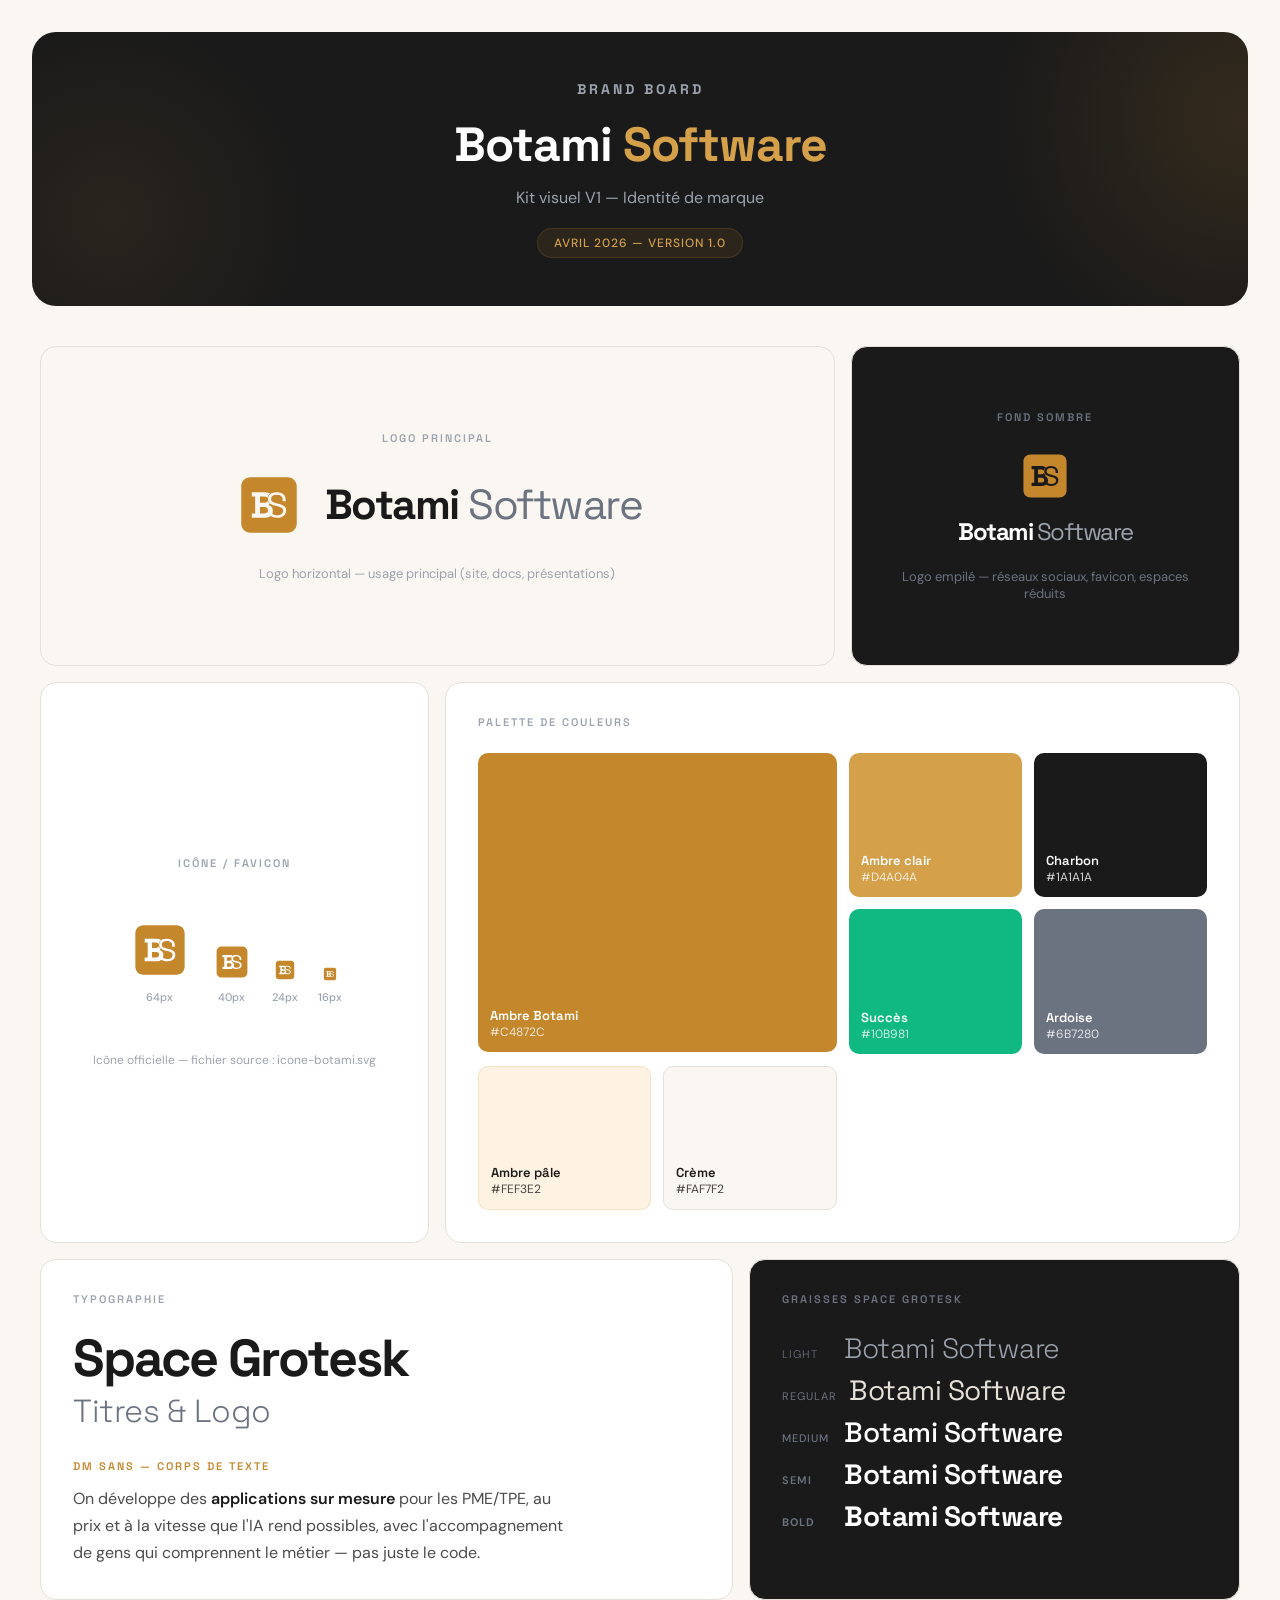
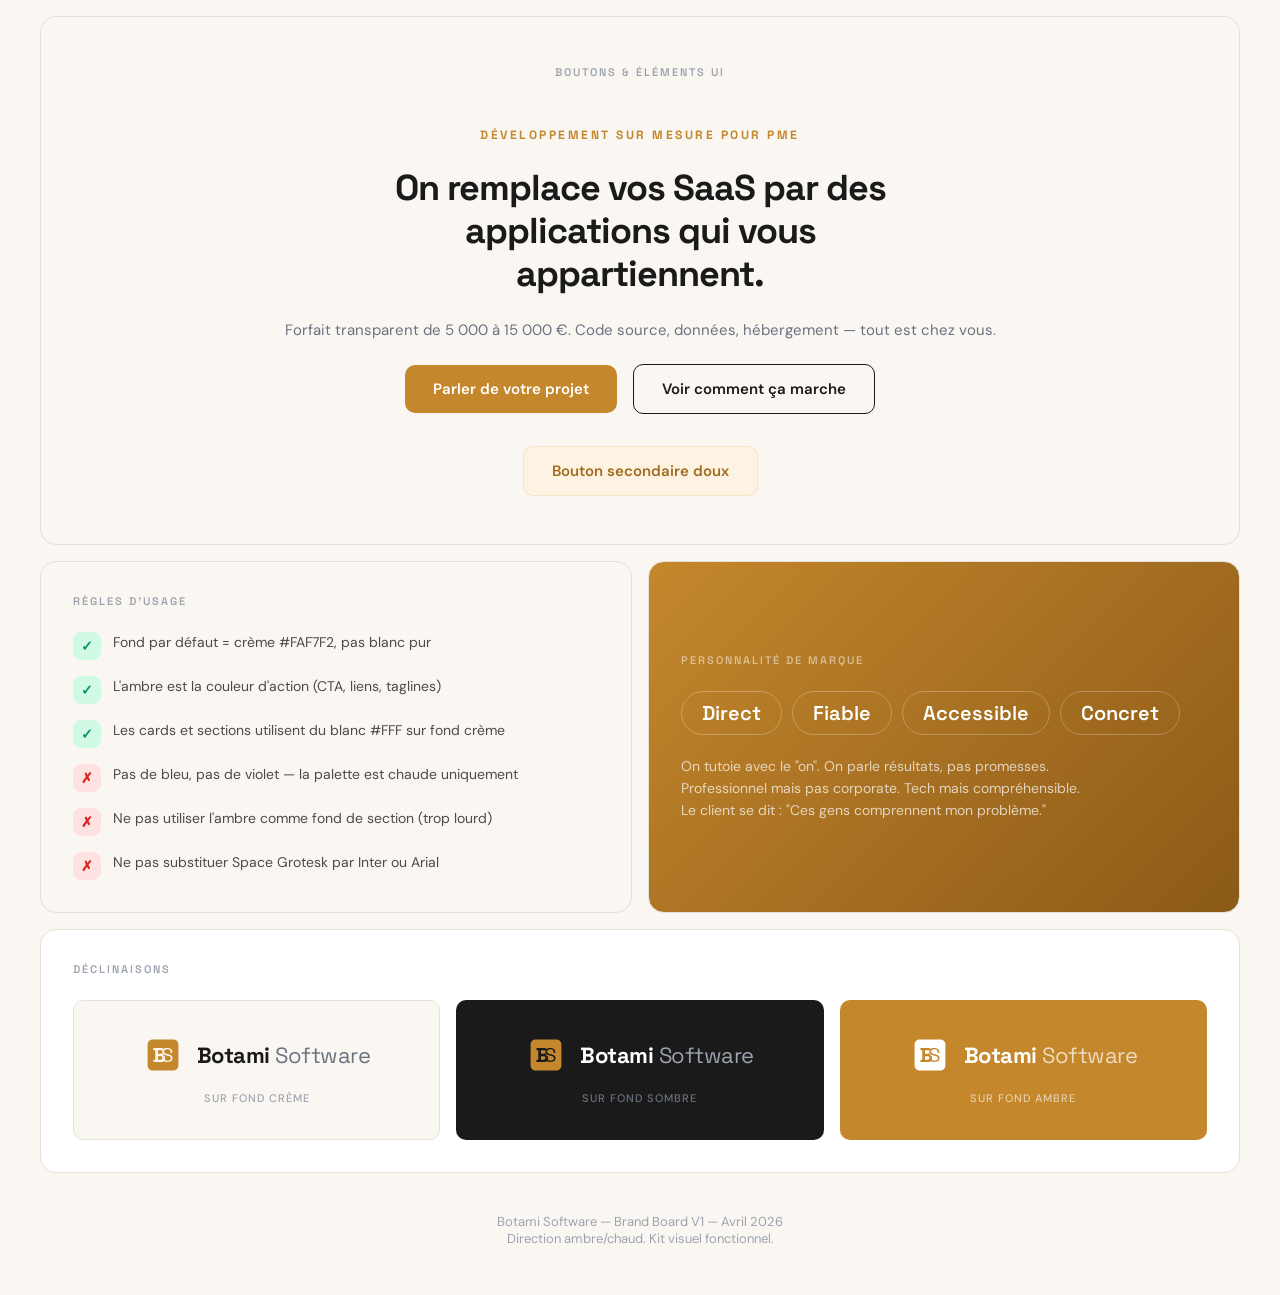
<file: public/brand-board.html>
<!DOCTYPE html>
<html lang="fr">
<head>
<meta charset="UTF-8">
<meta name="viewport" content="width=device-width, initial-scale=1.0">
<title>Botami Software — Brand Board V1</title>
<link rel="preconnect" href="https://fonts.googleapis.com">
<link rel="preconnect" href="https://fonts.gstatic.com" crossorigin>
<link href="https://fonts.googleapis.com/css2?family=Space+Grotesk:wght@300;400;500;600;700&family=DM+Sans:ital,wght@0,300;0,400;0,500;0,600;0,700;1,400&display=swap" rel="stylesheet">
<style>
  :root {
    /* Palette principale — direction ambre/chaud */
    --primary: #C4872C;
    --primary-light: #D4A04A;
    --primary-dark: #A06B1E;
    --primary-deeper: #8B5A18;
    --primary-bg: #FEF3E2;

    /* Neutres chauds */
    --dark: #1A1A1A;
    --dark-surface: #2D2D2D;
    --neutral-700: #4B4B4B;
    --neutral-500: #6B7280;
    --neutral-400: #9CA3AF;
    --neutral-300: #E5E0D8;
    --neutral-200: #F0EBE3;

    /* Fonds */
    --cream: #FAF7F2;
    --white: #FFFFFF;

    /* Utilitaires */
    --success: #10B981;
    --error: #DC2626;

    --radius: 16px;
    --radius-sm: 10px;
    --radius-lg: 24px;
  }

  * { margin: 0; padding: 0; box-sizing: border-box; }

  body {
    font-family: 'DM Sans', sans-serif;
    background: var(--cream);
    color: var(--dark);
    padding: 32px;
    min-height: 100vh;
  }

  /* ── Header ── */
  .header {
    text-align: center;
    margin-bottom: 40px;
    padding: 48px 24px;
    background: var(--dark);
    border-radius: var(--radius-lg);
    color: var(--white);
    position: relative;
    overflow: hidden;
  }
  .header::before {
    content: '';
    position: absolute;
    top: -60%;
    right: -20%;
    width: 500px;
    height: 500px;
    background: radial-gradient(circle, rgba(196,135,44,0.15) 0%, transparent 70%);
    pointer-events: none;
  }
  .header::after {
    content: '';
    position: absolute;
    bottom: -40%;
    left: -10%;
    width: 400px;
    height: 400px;
    background: radial-gradient(circle, rgba(212,160,74,0.08) 0%, transparent 70%);
    pointer-events: none;
  }
  .header h1 {
    font-family: 'Space Grotesk', sans-serif;
    font-weight: 700;
    font-size: 14px;
    text-transform: uppercase;
    letter-spacing: 3px;
    color: var(--neutral-400);
    margin-bottom: 16px;
    position: relative;
  }
  .header .title {
    font-family: 'Space Grotesk', sans-serif;
    font-weight: 700;
    font-size: 48px;
    letter-spacing: -1px;
    position: relative;
  }
  .header .title span { color: var(--primary-light); }
  .header .subtitle {
    font-size: 16px;
    color: var(--neutral-400);
    margin-top: 12px;
    position: relative;
  }
  .header .version {
    display: inline-block;
    margin-top: 20px;
    padding: 6px 16px;
    background: rgba(196,135,44,0.1);
    border: 1px solid rgba(196,135,44,0.2);
    border-radius: 100px;
    font-size: 12px;
    font-weight: 500;
    color: var(--primary-light);
    letter-spacing: 1px;
    text-transform: uppercase;
    position: relative;
  }

  /* ── Bento Grid ── */
  .bento {
    display: grid;
    grid-template-columns: repeat(12, 1fr);
    gap: 16px;
    max-width: 1200px;
    margin: 0 auto;
  }
  .card {
    background: var(--white);
    border-radius: var(--radius);
    padding: 32px;
    position: relative;
    overflow: hidden;
    border: 1px solid var(--neutral-300);
    transition: transform 0.2s ease;
  }
  .card:hover { transform: translateY(-2px); }
  .card-label {
    font-family: 'Space Grotesk', sans-serif;
    font-size: 11px;
    font-weight: 600;
    text-transform: uppercase;
    letter-spacing: 2px;
    color: var(--neutral-400);
    margin-bottom: 24px;
  }

  /* ── Logo Card (large) ── */
  .card-logo {
    grid-column: span 8;
    display: flex;
    flex-direction: column;
    align-items: center;
    justify-content: center;
    min-height: 320px;
    background: var(--cream);
  }
  .logo-main {
    display: flex;
    align-items: center;
    gap: 20px;
  }
  .logo-icon {
    width: 72px;
    height: 72px;
    flex-shrink: 0;
  }
  .logo-text {
    font-family: 'Space Grotesk', sans-serif;
    font-weight: 700;
    font-size: 42px;
    letter-spacing: -1.5px;
    color: var(--dark);
    line-height: 1;
  }
  .logo-text .software {
    font-weight: 400;
    color: var(--neutral-500);
  }
  .logo-note {
    font-size: 13px;
    color: var(--neutral-400);
    margin-top: 24px;
    text-align: center;
  }

  /* ── Logo Dark Card ── */
  .card-logo-dark {
    grid-column: span 4;
    min-height: 320px;
    background: var(--dark);
    display: flex;
    flex-direction: column;
    align-items: center;
    justify-content: center;
  }
  .card-logo-dark .card-label { color: var(--neutral-500); }
  .card-logo-dark .logo-text { color: var(--white); }
  .card-logo-dark .logo-text .software { color: var(--neutral-400); }
  .card-logo-dark .logo-note { color: var(--neutral-500); }

  /* ── Icon Showcase ── */
  .card-icon {
    grid-column: span 4;
    min-height: 280px;
    display: flex;
    flex-direction: column;
    align-items: center;
    justify-content: center;
    gap: 24px;
  }
  .icon-sizes {
    display: flex;
    align-items: flex-end;
    gap: 20px;
  }
  .icon-sizes .icon-item {
    display: flex;
    flex-direction: column;
    align-items: center;
    gap: 8px;
  }
  .icon-sizes .icon-item span {
    font-size: 11px;
    color: var(--neutral-400);
    font-weight: 500;
  }

  /* ── Color Palette ── */
  .card-colors {
    grid-column: span 8;
    min-height: 280px;
  }
  .color-grid {
    display: grid;
    grid-template-columns: repeat(4, 1fr);
    gap: 12px;
    margin-top: 8px;
  }
  .color-swatch {
    border-radius: var(--radius-sm);
    aspect-ratio: 1.2;
    display: flex;
    flex-direction: column;
    justify-content: flex-end;
    padding: 12px;
    position: relative;
    overflow: hidden;
  }
  .color-swatch.large {
    grid-column: span 2;
    grid-row: span 2;
  }
  .color-name {
    font-family: 'Space Grotesk', sans-serif;
    font-weight: 600;
    font-size: 13px;
    color: var(--white);
  }
  .color-hex {
    font-family: 'DM Sans', monospace;
    font-size: 12px;
    opacity: 0.8;
    color: var(--white);
  }
  .color-swatch.light-swatch .color-name,
  .color-swatch.light-swatch .color-hex {
    color: var(--dark);
  }

  /* ── Typography ── */
  .card-typo {
    grid-column: span 7;
    min-height: 320px;
  }
  .typo-display {
    font-family: 'Space Grotesk', sans-serif;
    font-weight: 700;
    font-size: 52px;
    letter-spacing: -2px;
    color: var(--dark);
    line-height: 1.1;
    margin-bottom: 4px;
  }
  .typo-display-name {
    font-family: 'Space Grotesk', sans-serif;
    font-weight: 300;
    font-size: 32px;
    letter-spacing: -0.5px;
    color: var(--neutral-500);
    margin-bottom: 28px;
  }
  .typo-body-label {
    font-family: 'Space Grotesk', sans-serif;
    font-weight: 600;
    font-size: 11px;
    text-transform: uppercase;
    letter-spacing: 2px;
    color: var(--primary);
    margin-bottom: 12px;
  }
  .typo-body-demo {
    font-family: 'DM Sans', sans-serif;
    font-size: 16px;
    line-height: 1.7;
    color: var(--neutral-700);
    max-width: 500px;
  }
  .typo-body-demo strong {
    color: var(--dark);
    font-weight: 600;
  }

  /* ── Weights ── */
  .card-weights {
    grid-column: span 5;
    min-height: 320px;
    background: var(--dark);
    color: var(--white);
  }
  .card-weights .card-label { color: var(--neutral-500); }
  .weight-list {
    display: flex;
    flex-direction: column;
    gap: 6px;
  }
  .weight-item {
    font-family: 'Space Grotesk', sans-serif;
    font-size: 28px;
    letter-spacing: -0.5px;
    display: flex;
    align-items: baseline;
    gap: 12px;
  }
  .weight-item .w-label {
    font-family: 'DM Sans', sans-serif;
    font-size: 11px;
    color: var(--neutral-500);
    min-width: 50px;
    text-transform: uppercase;
    letter-spacing: 1px;
  }
  .w-300 { font-weight: 300; color: var(--neutral-400); }
  .w-400 { font-weight: 400; color: var(--neutral-300); }
  .w-500 { font-weight: 500; }
  .w-600 { font-weight: 600; }
  .w-700 { font-weight: 700; }
  /* Space Grotesk n'a pas de 800 — max 700 */

  /* ── CTA Preview ── */
  .card-cta {
    grid-column: span 12;
    background: var(--cream);
    display: flex;
    flex-direction: column;
    align-items: center;
    gap: 24px;
    padding: 48px 32px;
  }
  .cta-row {
    display: flex;
    gap: 16px;
    align-items: center;
    flex-wrap: wrap;
    justify-content: center;
  }
  .btn {
    font-family: 'DM Sans', sans-serif;
    font-size: 15px;
    font-weight: 600;
    padding: 14px 28px;
    border-radius: 10px;
    cursor: pointer;
    border: none;
    transition: all 0.2s ease;
    text-decoration: none;
  }
  .btn-primary {
    background: var(--primary);
    color: var(--white);
  }
  .btn-primary:hover { background: var(--primary-dark); }
  .btn-outline {
    background: transparent;
    color: var(--dark);
    border: 1.5px solid var(--dark);
  }
  .btn-outline:hover { background: var(--dark); color: var(--white); }
  .btn-soft {
    background: var(--primary-bg);
    color: var(--primary-dark);
    border: 1px solid rgba(196,135,44,0.15);
  }
  .btn-soft:hover { background: #FCEAC8; }
  .tag-line {
    font-family: 'Space Grotesk', sans-serif;
    font-size: 12px;
    font-weight: 700;
    text-transform: uppercase;
    letter-spacing: 2.5px;
    color: var(--primary);
  }

  /* ── Usage Rules ── */
  .card-rules {
    grid-column: span 6;
    background: var(--cream);
    border: 1px solid var(--neutral-300);
  }
  .rule-list { display: flex; flex-direction: column; gap: 16px; }
  .rule {
    display: flex;
    gap: 12px;
    align-items: flex-start;
  }
  .rule-icon {
    width: 28px;
    height: 28px;
    border-radius: 8px;
    display: flex;
    align-items: center;
    justify-content: center;
    font-size: 14px;
    flex-shrink: 0;
    font-weight: 700;
  }
  .rule-do .rule-icon { background: #D1FAE5; color: #059669; }
  .rule-dont .rule-icon { background: #FEE2E2; color: #DC2626; }
  .rule-text {
    font-size: 14px;
    line-height: 1.5;
    color: var(--neutral-700);
  }

  /* ── Tone Card ── */
  .card-tone {
    grid-column: span 6;
    background: linear-gradient(135deg, var(--primary) 0%, var(--primary-deeper) 100%);
    color: var(--white);
    display: flex;
    flex-direction: column;
    justify-content: center;
  }
  .card-tone .card-label { color: rgba(255,255,255,0.5); }
  .tone-words {
    display: flex;
    flex-wrap: wrap;
    gap: 10px;
    margin-bottom: 20px;
  }
  .tone-word {
    font-family: 'Space Grotesk', sans-serif;
    font-weight: 600;
    font-size: 20px;
    padding: 8px 20px;
    border: 1px solid rgba(255,255,255,0.25);
    border-radius: 100px;
  }
  .tone-note {
    font-size: 14px;
    line-height: 1.6;
    color: rgba(255,255,255,0.7);
  }

  /* ── Lockup Variants ── */
  .card-lockups {
    grid-column: span 12;
    min-height: 200px;
  }
  .lockup-grid {
    display: grid;
    grid-template-columns: repeat(3, 1fr);
    gap: 16px;
  }
  .lockup-item {
    border-radius: var(--radius-sm);
    padding: 32px;
    display: flex;
    flex-direction: column;
    align-items: center;
    justify-content: center;
    gap: 16px;
    min-height: 140px;
  }
  .lockup-item.on-cream { background: var(--cream); border: 1px solid var(--neutral-300); }
  .lockup-item.on-dark { background: var(--dark); }
  .lockup-item.on-primary { background: var(--primary); }
  .lockup-item .lockup-label {
    font-size: 11px;
    font-weight: 500;
    text-transform: uppercase;
    letter-spacing: 1px;
  }
  .lockup-item.on-cream .lockup-label { color: var(--neutral-400); }
  .lockup-item.on-dark .lockup-label { color: var(--neutral-500); }
  .lockup-item.on-primary .lockup-label { color: rgba(255,255,255,0.6); }

  /* ── Footer ── */
  .footer {
    text-align: center;
    padding: 40px 24px 16px;
    color: var(--neutral-400);
    font-size: 13px;
  }

  @media (max-width: 900px) {
    body { padding: 16px; }
    .bento { grid-template-columns: 1fr; }
    .card-logo, .card-logo-dark, .card-icon, .card-colors,
    .card-typo, .card-weights, .card-rules, .card-tone,
    .card-lockups, .card-cta { grid-column: span 1; }
    .lockup-grid { grid-template-columns: 1fr; }
    .color-grid { grid-template-columns: repeat(2, 1fr); }
  }
</style>
</head>
<body>

<!-- ── Header ── -->
<div class="header">
  <h1>Brand Board</h1>
  <div class="title">Botami <span>Software</span></div>
  <div class="subtitle">Kit visuel V1 — Identité de marque</div>
  <div class="version">Avril 2026 — Version 1.0</div>
</div>

<!-- ── Bento Grid ── -->
<div class="bento">

  <!-- Logo — fond crème -->
  <div class="card card-logo">
    <div class="card-label">Logo principal</div>
    <div class="logo-main">
      <svg class="logo-icon" viewBox="0 0 500 500" xmlns="http://www.w3.org/2000/svg">
        <path fill="#C4872C" d="M242.89,285.2v2.53c0,3.51-.64,6.59-1.91,9.24-.7,1.44-1.58,2.75-2.65,3.93-.65.72-1.36,1.39-2.15,2.02-4.47,3.54-10.34,5.32-17.6,5.32h-31.39v-43.55h31.39c7.43,0,13.33,1.77,17.72,5.31.16.13.31.26.46.39,1.22,1.04,2.25,2.21,3.1,3.5,2.02,3.07,3.03,6.84,3.03,11.31ZM442.6,119.91v260.18c0,34.52-27.99,62.51-62.51,62.51H119.91c-34.52,0-62.51-27.99-62.51-62.51V119.91c0-34.52,27.99-62.51,62.51-62.51h260.18c34.52,0,62.51,27.99,62.51,62.51ZM369.53,288.77c0-10.08-2.45-18.25-7.34-24.51-4.9-6.25-11.44-11.21-19.62-14.87-8.19-3.66-17.43-6.54-27.73-8.65l-13.16-3.18c-7.77-1.78-14.44-3.86-20.01-6.21-2.38-1.01-4.54-2.15-6.47-3.42-1.06-.7-2.06-1.44-2.98-2.22-1.3-1.09-2.45-2.26-3.46-3.51-3.04-3.73-4.56-8.61-4.56-14.63,0-7.81,2.62-14.1,7.84-18.86.86-.78,1.8-1.53,2.8-2.23.05-.03.1-.07.16-.1,7.06-4.89,16.38-7.33,27.94-7.33,8.1,0,15.32,1.22,21.65,3.66,6.33,2.43,11.31,6.17,14.94,11.21,3.63,5.04,5.44,11.71,5.44,19.99v10.24h21.02v-10.24c0-11.7-2.75-21.41-8.23-29.13-5.49-7.72-13-13.57-22.54-17.56-9.53-3.98-20.3-5.98-32.28-5.98s-22.24,1.88-31.27,5.62c-2.97,1.23-5.72,2.63-8.25,4.22-1.08.67-2.13,1.38-3.13,2.12-3.78,2.79-6.99,6.04-9.63,9.75-4.98,6.99-7.47,15.28-7.47,24.87s2.23,17.43,6.71,23.53c2.61,3.56,5.81,6.72,9.6,9.47,1.05.76,2.13,1.49,3.26,2.18,1.81,1.11,3.72,2.14,5.75,3.1,7.93,3.74,17.04,6.91,27.34,9.51l13.17,3.17c7.93,1.79,14.85,3.86,20.76,6.22,5.91,2.35,10.51,5.4,13.8,9.14,3.29,3.74,4.94,8.78,4.94,15.12,0,9.1-3.63,16.66-10.89,22.67-7.26,6.02-17.81,9.02-31.65,9.02-11.97,0-22.01-2.71-30.14-8.14-1.03-.69-2.04-1.42-3.01-2.2.49-1.16.92-2.35,1.3-3.57,1.45-4.64,2.18-9.73,2.18-15.26v-2.54c0-8.43-1.56-15.27-4.68-20.5-3.13-5.23-6.88-9.25-11.27-12.03-4.39-2.78-8.44-4.68-12.15-5.7v-4.55c2.57-.82,5.26-2.03,8.04-3.63-3.63-2.79-6.75-5.95-9.33-9.46-2.72-3.71-4.7-8.01-5.91-12.87-1.03,3.38-2.98,6.21-5.85,8.49-4.47,3.54-10.16,5.31-17.09,5.31h-30.88v-42.54h30.88c7.1,0,12.83,1.74,17.22,5.2,1.94,1.52,3.44,3.33,4.52,5.42.81-8.04,3.43-15.23,7.84-21.42,2.67-3.74,5.91-7.07,9.67-9.97-2.29-1.56-4.78-2.95-7.47-4.16-8.02-3.63-17.43-5.45-28.23-5.45h-91.15v29.37h23.29v118.5h-23.29v29.37h92.16c10.64,0,19.96-1.86,27.98-5.57,2.76-1.27,5.31-2.75,7.65-4.41,1.02-.72,1.99-1.47,2.92-2.26,1.03.72,2.08,1.42,3.16,2.07,2.27,1.38,4.67,2.62,7.21,3.72,10.12,4.39,21.6,6.59,34.43,6.59s24.01-2.08,33.55-6.22c9.53-4.15,16.92-9.96,22.15-17.44,5.23-7.47,7.85-16.25,7.85-26.33Z"/>
      </svg>
      <div class="logo-text">
        Botami <span class="software">Software</span>
      </div>
    </div>
    <div class="logo-note">Logo horizontal — usage principal (site, docs, présentations)</div>
  </div>

  <!-- Logo — fond sombre -->
  <div class="card card-logo-dark">
    <div class="card-label">Fond sombre</div>
    <div class="logo-main" style="flex-direction: column; gap: 16px; align-items: center;">
      <svg width="56" height="56" viewBox="0 0 500 500" xmlns="http://www.w3.org/2000/svg">
        <path fill="#C4872C" d="M242.89,285.2v2.53c0,3.51-.64,6.59-1.91,9.24-.7,1.44-1.58,2.75-2.65,3.93-.65.72-1.36,1.39-2.15,2.02-4.47,3.54-10.34,5.32-17.6,5.32h-31.39v-43.55h31.39c7.43,0,13.33,1.77,17.72,5.31.16.13.31.26.46.39,1.22,1.04,2.25,2.21,3.1,3.5,2.02,3.07,3.03,6.84,3.03,11.31ZM442.6,119.91v260.18c0,34.52-27.99,62.51-62.51,62.51H119.91c-34.52,0-62.51-27.99-62.51-62.51V119.91c0-34.52,27.99-62.51,62.51-62.51h260.18c34.52,0,62.51,27.99,62.51,62.51ZM369.53,288.77c0-10.08-2.45-18.25-7.34-24.51-4.9-6.25-11.44-11.21-19.62-14.87-8.19-3.66-17.43-6.54-27.73-8.65l-13.16-3.18c-7.77-1.78-14.44-3.86-20.01-6.21-2.38-1.01-4.54-2.15-6.47-3.42-1.06-.7-2.06-1.44-2.98-2.22-1.3-1.09-2.45-2.26-3.46-3.51-3.04-3.73-4.56-8.61-4.56-14.63,0-7.81,2.62-14.1,7.84-18.86.86-.78,1.8-1.53,2.8-2.23.05-.03.1-.07.16-.1,7.06-4.89,16.38-7.33,27.94-7.33,8.1,0,15.32,1.22,21.65,3.66,6.33,2.43,11.31,6.17,14.94,11.21,3.63,5.04,5.44,11.71,5.44,19.99v10.24h21.02v-10.24c0-11.7-2.75-21.41-8.23-29.13-5.49-7.72-13-13.57-22.54-17.56-9.53-3.98-20.3-5.98-32.28-5.98s-22.24,1.88-31.27,5.62c-2.97,1.23-5.72,2.63-8.25,4.22-1.08.67-2.13,1.38-3.13,2.12-3.78,2.79-6.99,6.04-9.63,9.75-4.98,6.99-7.47,15.28-7.47,24.87s2.23,17.43,6.71,23.53c2.61,3.56,5.81,6.72,9.6,9.47,1.05.76,2.13,1.49,3.26,2.18,1.81,1.11,3.72,2.14,5.75,3.1,7.93,3.74,17.04,6.91,27.34,9.51l13.17,3.17c7.93,1.79,14.85,3.86,20.76,6.22,5.91,2.35,10.51,5.4,13.8,9.14,3.29,3.74,4.94,8.78,4.94,15.12,0,9.1-3.63,16.66-10.89,22.67-7.26,6.02-17.81,9.02-31.65,9.02-11.97,0-22.01-2.71-30.14-8.14-1.03-.69-2.04-1.42-3.01-2.2.49-1.16.92-2.35,1.3-3.57,1.45-4.64,2.18-9.73,2.18-15.26v-2.54c0-8.43-1.56-15.27-4.68-20.5-3.13-5.23-6.88-9.25-11.27-12.03-4.39-2.78-8.44-4.68-12.15-5.7v-4.55c2.57-.82,5.26-2.03,8.04-3.63-3.63-2.79-6.75-5.95-9.33-9.46-2.72-3.71-4.7-8.01-5.91-12.87-1.03,3.38-2.98,6.21-5.85,8.49-4.47,3.54-10.16,5.31-17.09,5.31h-30.88v-42.54h30.88c7.1,0,12.83,1.74,17.22,5.2,1.94,1.52,3.44,3.33,4.52,5.42.81-8.04,3.43-15.23,7.84-21.42,2.67-3.74,5.91-7.07,9.67-9.97-2.29-1.56-4.78-2.95-7.47-4.16-8.02-3.63-17.43-5.45-28.23-5.45h-91.15v29.37h23.29v118.5h-23.29v29.37h92.16c10.64,0,19.96-1.86,27.98-5.57,2.76-1.27,5.31-2.75,7.65-4.41,1.02-.72,1.99-1.47,2.92-2.26,1.03.72,2.08,1.42,3.16,2.07,2.27,1.38,4.67,2.62,7.21,3.72,10.12,4.39,21.6,6.59,34.43,6.59s24.01-2.08,33.55-6.22c9.53-4.15,16.92-9.96,22.15-17.44,5.23-7.47,7.85-16.25,7.85-26.33Z"/>
      </svg>
      <div class="logo-text" style="font-size: 24px; text-align: center;">
        Botami <span class="software">Software</span>
      </div>
    </div>
    <div class="logo-note">Logo empilé — réseaux sociaux, favicon, espaces réduits</div>
  </div>

  <!-- Icône seule -->
  <div class="card card-icon">
    <div class="card-label">Icône / Favicon</div>
    <div class="icon-sizes">
      <div class="icon-item">
        <svg width="64" height="64" viewBox="0 0 500 500" xmlns="http://www.w3.org/2000/svg">
          <path fill="#C4872C" d="M242.89,285.2v2.53c0,3.51-.64,6.59-1.91,9.24-.7,1.44-1.58,2.75-2.65,3.93-.65.72-1.36,1.39-2.15,2.02-4.47,3.54-10.34,5.32-17.6,5.32h-31.39v-43.55h31.39c7.43,0,13.33,1.77,17.72,5.31.16.13.31.26.46.39,1.22,1.04,2.25,2.21,3.1,3.5,2.02,3.07,3.03,6.84,3.03,11.31ZM442.6,119.91v260.18c0,34.52-27.99,62.51-62.51,62.51H119.91c-34.52,0-62.51-27.99-62.51-62.51V119.91c0-34.52,27.99-62.51,62.51-62.51h260.18c34.52,0,62.51,27.99,62.51,62.51ZM369.53,288.77c0-10.08-2.45-18.25-7.34-24.51-4.9-6.25-11.44-11.21-19.62-14.87-8.19-3.66-17.43-6.54-27.73-8.65l-13.16-3.18c-7.77-1.78-14.44-3.86-20.01-6.21-2.38-1.01-4.54-2.15-6.47-3.42-1.06-.7-2.06-1.44-2.98-2.22-1.3-1.09-2.45-2.26-3.46-3.51-3.04-3.73-4.56-8.61-4.56-14.63,0-7.81,2.62-14.1,7.84-18.86.86-.78,1.8-1.53,2.8-2.23.05-.03.1-.07.16-.1,7.06-4.89,16.38-7.33,27.94-7.33,8.1,0,15.32,1.22,21.65,3.66,6.33,2.43,11.31,6.17,14.94,11.21,3.63,5.04,5.44,11.71,5.44,19.99v10.24h21.02v-10.24c0-11.7-2.75-21.41-8.23-29.13-5.49-7.72-13-13.57-22.54-17.56-9.53-3.98-20.3-5.98-32.28-5.98s-22.24,1.88-31.27,5.62c-2.97,1.23-5.72,2.63-8.25,4.22-1.08.67-2.13,1.38-3.13,2.12-3.78,2.79-6.99,6.04-9.63,9.75-4.98,6.99-7.47,15.28-7.47,24.87s2.23,17.43,6.71,23.53c2.61,3.56,5.81,6.72,9.6,9.47,1.05.76,2.13,1.49,3.26,2.18,1.81,1.11,3.72,2.14,5.75,3.1,7.93,3.74,17.04,6.91,27.34,9.51l13.17,3.17c7.93,1.79,14.85,3.86,20.76,6.22,5.91,2.35,10.51,5.4,13.8,9.14,3.29,3.74,4.94,8.78,4.94,15.12,0,9.1-3.63,16.66-10.89,22.67-7.26,6.02-17.81,9.02-31.65,9.02-11.97,0-22.01-2.71-30.14-8.14-1.03-.69-2.04-1.42-3.01-2.2.49-1.16.92-2.35,1.3-3.57,1.45-4.64,2.18-9.73,2.18-15.26v-2.54c0-8.43-1.56-15.27-4.68-20.5-3.13-5.23-6.88-9.25-11.27-12.03-4.39-2.78-8.44-4.68-12.15-5.7v-4.55c2.57-.82,5.26-2.03,8.04-3.63-3.63-2.79-6.75-5.95-9.33-9.46-2.72-3.71-4.7-8.01-5.91-12.87-1.03,3.38-2.98,6.21-5.85,8.49-4.47,3.54-10.16,5.31-17.09,5.31h-30.88v-42.54h30.88c7.1,0,12.83,1.74,17.22,5.2,1.94,1.52,3.44,3.33,4.52,5.42.81-8.04,3.43-15.23,7.84-21.42,2.67-3.74,5.91-7.07,9.67-9.97-2.29-1.56-4.78-2.95-7.47-4.16-8.02-3.63-17.43-5.45-28.23-5.45h-91.15v29.37h23.29v118.5h-23.29v29.37h92.16c10.64,0,19.96-1.86,27.98-5.57,2.76-1.27,5.31-2.75,7.65-4.41,1.02-.72,1.99-1.47,2.92-2.26,1.03.72,2.08,1.42,3.16,2.07,2.27,1.38,4.67,2.62,7.21,3.72,10.12,4.39,21.6,6.59,34.43,6.59s24.01-2.08,33.55-6.22c9.53-4.15,16.92-9.96,22.15-17.44,5.23-7.47,7.85-16.25,7.85-26.33Z"/>
        </svg>
        <span>64px</span>
      </div>
      <div class="icon-item">
        <svg width="40" height="40" viewBox="0 0 500 500" xmlns="http://www.w3.org/2000/svg">
          <path fill="#C4872C" d="M242.89,285.2v2.53c0,3.51-.64,6.59-1.91,9.24-.7,1.44-1.58,2.75-2.65,3.93-.65.72-1.36,1.39-2.15,2.02-4.47,3.54-10.34,5.32-17.6,5.32h-31.39v-43.55h31.39c7.43,0,13.33,1.77,17.72,5.31.16.13.31.26.46.39,1.22,1.04,2.25,2.21,3.1,3.5,2.02,3.07,3.03,6.84,3.03,11.31ZM442.6,119.91v260.18c0,34.52-27.99,62.51-62.51,62.51H119.91c-34.52,0-62.51-27.99-62.51-62.51V119.91c0-34.52,27.99-62.51,62.51-62.51h260.18c34.52,0,62.51,27.99,62.51,62.51ZM369.53,288.77c0-10.08-2.45-18.25-7.34-24.51-4.9-6.25-11.44-11.21-19.62-14.87-8.19-3.66-17.43-6.54-27.73-8.65l-13.16-3.18c-7.77-1.78-14.44-3.86-20.01-6.21-2.38-1.01-4.54-2.15-6.47-3.42-1.06-.7-2.06-1.44-2.98-2.22-1.3-1.09-2.45-2.26-3.46-3.51-3.04-3.73-4.56-8.61-4.56-14.63,0-7.81,2.62-14.1,7.84-18.86.86-.78,1.8-1.53,2.8-2.23.05-.03.1-.07.16-.1,7.06-4.89,16.38-7.33,27.94-7.33,8.1,0,15.32,1.22,21.65,3.66,6.33,2.43,11.31,6.17,14.94,11.21,3.63,5.04,5.44,11.71,5.44,19.99v10.24h21.02v-10.24c0-11.7-2.75-21.41-8.23-29.13-5.49-7.72-13-13.57-22.54-17.56-9.53-3.98-20.3-5.98-32.28-5.98s-22.24,1.88-31.27,5.62c-2.97,1.23-5.72,2.63-8.25,4.22-1.08.67-2.13,1.38-3.13,2.12-3.78,2.79-6.99,6.04-9.63,9.75-4.98,6.99-7.47,15.28-7.47,24.87s2.23,17.43,6.71,23.53c2.61,3.56,5.81,6.72,9.6,9.47,1.05.76,2.13,1.49,3.26,2.18,1.81,1.11,3.72,2.14,5.75,3.1,7.93,3.74,17.04,6.91,27.34,9.51l13.17,3.17c7.93,1.79,14.85,3.86,20.76,6.22,5.91,2.35,10.51,5.4,13.8,9.14,3.29,3.74,4.94,8.78,4.94,15.12,0,9.1-3.63,16.66-10.89,22.67-7.26,6.02-17.81,9.02-31.65,9.02-11.97,0-22.01-2.71-30.14-8.14-1.03-.69-2.04-1.42-3.01-2.2.49-1.16.92-2.35,1.3-3.57,1.45-4.64,2.18-9.73,2.18-15.26v-2.54c0-8.43-1.56-15.27-4.68-20.5-3.13-5.23-6.88-9.25-11.27-12.03-4.39-2.78-8.44-4.68-12.15-5.7v-4.55c2.57-.82,5.26-2.03,8.04-3.63-3.63-2.79-6.75-5.95-9.33-9.46-2.72-3.71-4.7-8.01-5.91-12.87-1.03,3.38-2.98,6.21-5.85,8.49-4.47,3.54-10.16,5.31-17.09,5.31h-30.88v-42.54h30.88c7.1,0,12.83,1.74,17.22,5.2,1.94,1.52,3.44,3.33,4.52,5.42.81-8.04,3.43-15.23,7.84-21.42,2.67-3.74,5.91-7.07,9.67-9.97-2.29-1.56-4.78-2.95-7.47-4.16-8.02-3.63-17.43-5.45-28.23-5.45h-91.15v29.37h23.29v118.5h-23.29v29.37h92.16c10.64,0,19.96-1.86,27.98-5.57,2.76-1.27,5.31-2.75,7.65-4.41,1.02-.72,1.99-1.47,2.92-2.26,1.03.72,2.08,1.42,3.16,2.07,2.27,1.38,4.67,2.62,7.21,3.72,10.12,4.39,21.6,6.59,34.43,6.59s24.01-2.08,33.55-6.22c9.53-4.15,16.92-9.96,22.15-17.44,5.23-7.47,7.85-16.25,7.85-26.33Z"/>
        </svg>
        <span>40px</span>
      </div>
      <div class="icon-item">
        <svg width="24" height="24" viewBox="0 0 500 500" xmlns="http://www.w3.org/2000/svg">
          <path fill="#C4872C" d="M242.89,285.2v2.53c0,3.51-.64,6.59-1.91,9.24-.7,1.44-1.58,2.75-2.65,3.93-.65.72-1.36,1.39-2.15,2.02-4.47,3.54-10.34,5.32-17.6,5.32h-31.39v-43.55h31.39c7.43,0,13.33,1.77,17.72,5.31.16.13.31.26.46.39,1.22,1.04,2.25,2.21,3.1,3.5,2.02,3.07,3.03,6.84,3.03,11.31ZM442.6,119.91v260.18c0,34.52-27.99,62.51-62.51,62.51H119.91c-34.52,0-62.51-27.99-62.51-62.51V119.91c0-34.52,27.99-62.51,62.51-62.51h260.18c34.52,0,62.51,27.99,62.51,62.51ZM369.53,288.77c0-10.08-2.45-18.25-7.34-24.51-4.9-6.25-11.44-11.21-19.62-14.87-8.19-3.66-17.43-6.54-27.73-8.65l-13.16-3.18c-7.77-1.78-14.44-3.86-20.01-6.21-2.38-1.01-4.54-2.15-6.47-3.42-1.06-.7-2.06-1.44-2.98-2.22-1.3-1.09-2.45-2.26-3.46-3.51-3.04-3.73-4.56-8.61-4.56-14.63,0-7.81,2.62-14.1,7.84-18.86.86-.78,1.8-1.53,2.8-2.23.05-.03.1-.07.16-.1,7.06-4.89,16.38-7.33,27.94-7.33,8.1,0,15.32,1.22,21.65,3.66,6.33,2.43,11.31,6.17,14.94,11.21,3.63,5.04,5.44,11.71,5.44,19.99v10.24h21.02v-10.24c0-11.7-2.75-21.41-8.23-29.13-5.49-7.72-13-13.57-22.54-17.56-9.53-3.98-20.3-5.98-32.28-5.98s-22.24,1.88-31.27,5.62c-2.97,1.23-5.72,2.63-8.25,4.22-1.08.67-2.13,1.38-3.13,2.12-3.78,2.79-6.99,6.04-9.63,9.75-4.98,6.99-7.47,15.28-7.47,24.87s2.23,17.43,6.71,23.53c2.61,3.56,5.81,6.72,9.6,9.47,1.05.76,2.13,1.49,3.26,2.18,1.81,1.11,3.72,2.14,5.75,3.1,7.93,3.74,17.04,6.91,27.34,9.51l13.17,3.17c7.93,1.79,14.85,3.86,20.76,6.22,5.91,2.35,10.51,5.4,13.8,9.14,3.29,3.74,4.94,8.78,4.94,15.12,0,9.1-3.63,16.66-10.89,22.67-7.26,6.02-17.81,9.02-31.65,9.02-11.97,0-22.01-2.71-30.14-8.14-1.03-.69-2.04-1.42-3.01-2.2.49-1.16.92-2.35,1.3-3.57,1.45-4.64,2.18-9.73,2.18-15.26v-2.54c0-8.43-1.56-15.27-4.68-20.5-3.13-5.23-6.88-9.25-11.27-12.03-4.39-2.78-8.44-4.68-12.15-5.7v-4.55c2.57-.82,5.26-2.03,8.04-3.63-3.63-2.79-6.75-5.95-9.33-9.46-2.72-3.71-4.7-8.01-5.91-12.87-1.03,3.38-2.98,6.21-5.85,8.49-4.47,3.54-10.16,5.31-17.09,5.31h-30.88v-42.54h30.88c7.1,0,12.83,1.74,17.22,5.2,1.94,1.52,3.44,3.33,4.52,5.42.81-8.04,3.43-15.23,7.84-21.42,2.67-3.74,5.91-7.07,9.67-9.97-2.29-1.56-4.78-2.95-7.47-4.16-8.02-3.63-17.43-5.45-28.23-5.45h-91.15v29.37h23.29v118.5h-23.29v29.37h92.16c10.64,0,19.96-1.86,27.98-5.57,2.76-1.27,5.31-2.75,7.65-4.41,1.02-.72,1.99-1.47,2.92-2.26,1.03.72,2.08,1.42,3.16,2.07,2.27,1.38,4.67,2.62,7.21,3.72,10.12,4.39,21.6,6.59,34.43,6.59s24.01-2.08,33.55-6.22c9.53-4.15,16.92-9.96,22.15-17.44,5.23-7.47,7.85-16.25,7.85-26.33Z"/>
        </svg>
        <span>24px</span>
      </div>
      <div class="icon-item">
        <svg width="16" height="16" viewBox="0 0 500 500" xmlns="http://www.w3.org/2000/svg">
          <path fill="#C4872C" d="M242.89,285.2v2.53c0,3.51-.64,6.59-1.91,9.24-.7,1.44-1.58,2.75-2.65,3.93-.65.72-1.36,1.39-2.15,2.02-4.47,3.54-10.34,5.32-17.6,5.32h-31.39v-43.55h31.39c7.43,0,13.33,1.77,17.72,5.31.16.13.31.26.46.39,1.22,1.04,2.25,2.21,3.1,3.5,2.02,3.07,3.03,6.84,3.03,11.31ZM442.6,119.91v260.18c0,34.52-27.99,62.51-62.51,62.51H119.91c-34.52,0-62.51-27.99-62.51-62.51V119.91c0-34.52,27.99-62.51,62.51-62.51h260.18c34.52,0,62.51,27.99,62.51,62.51ZM369.53,288.77c0-10.08-2.45-18.25-7.34-24.51-4.9-6.25-11.44-11.21-19.62-14.87-8.19-3.66-17.43-6.54-27.73-8.65l-13.16-3.18c-7.77-1.78-14.44-3.86-20.01-6.21-2.38-1.01-4.54-2.15-6.47-3.42-1.06-.7-2.06-1.44-2.98-2.22-1.3-1.09-2.45-2.26-3.46-3.51-3.04-3.73-4.56-8.61-4.56-14.63,0-7.81,2.62-14.1,7.84-18.86.86-.78,1.8-1.53,2.8-2.23.05-.03.1-.07.16-.1,7.06-4.89,16.38-7.33,27.94-7.33,8.1,0,15.32,1.22,21.65,3.66,6.33,2.43,11.31,6.17,14.94,11.21,3.63,5.04,5.44,11.71,5.44,19.99v10.24h21.02v-10.24c0-11.7-2.75-21.41-8.23-29.13-5.49-7.72-13-13.57-22.54-17.56-9.53-3.98-20.3-5.98-32.28-5.98s-22.24,1.88-31.27,5.62c-2.97,1.23-5.72,2.63-8.25,4.22-1.08.67-2.13,1.38-3.13,2.12-3.78,2.79-6.99,6.04-9.63,9.75-4.98,6.99-7.47,15.28-7.47,24.87s2.23,17.43,6.71,23.53c2.61,3.56,5.81,6.72,9.6,9.47,1.05.76,2.13,1.49,3.26,2.18,1.81,1.11,3.72,2.14,5.75,3.1,7.93,3.74,17.04,6.91,27.34,9.51l13.17,3.17c7.93,1.79,14.85,3.86,20.76,6.22,5.91,2.35,10.51,5.4,13.8,9.14,3.29,3.74,4.94,8.78,4.94,15.12,0,9.1-3.63,16.66-10.89,22.67-7.26,6.02-17.81,9.02-31.65,9.02-11.97,0-22.01-2.71-30.14-8.14-1.03-.69-2.04-1.42-3.01-2.2.49-1.16.92-2.35,1.3-3.57,1.45-4.64,2.18-9.73,2.18-15.26v-2.54c0-8.43-1.56-15.27-4.68-20.5-3.13-5.23-6.88-9.25-11.27-12.03-4.39-2.78-8.44-4.68-12.15-5.7v-4.55c2.57-.82,5.26-2.03,8.04-3.63-3.63-2.79-6.75-5.95-9.33-9.46-2.72-3.71-4.7-8.01-5.91-12.87-1.03,3.38-2.98,6.21-5.85,8.49-4.47,3.54-10.16,5.31-17.09,5.31h-30.88v-42.54h30.88c7.1,0,12.83,1.74,17.22,5.2,1.94,1.52,3.44,3.33,4.52,5.42.81-8.04,3.43-15.23,7.84-21.42,2.67-3.74,5.91-7.07,9.67-9.97-2.29-1.56-4.78-2.95-7.47-4.16-8.02-3.63-17.43-5.45-28.23-5.45h-91.15v29.37h23.29v118.5h-23.29v29.37h92.16c10.64,0,19.96-1.86,27.98-5.57,2.76-1.27,5.31-2.75,7.65-4.41,1.02-.72,1.99-1.47,2.92-2.26,1.03.72,2.08,1.42,3.16,2.07,2.27,1.38,4.67,2.62,7.21,3.72,10.12,4.39,21.6,6.59,34.43,6.59s24.01-2.08,33.55-6.22c9.53-4.15,16.92-9.96,22.15-17.44,5.23-7.47,7.85-16.25,7.85-26.33Z"/>
        </svg>
        <span>16px</span>
      </div>
    </div>
    <div class="logo-note" style="font-size: 12px; color: var(--neutral-400);">
      Icône officielle — fichier source : icone-botami.svg
    </div>
  </div>

  <!-- Couleurs -->
  <div class="card card-colors">
    <div class="card-label">Palette de couleurs</div>
    <div class="color-grid">
      <div class="color-swatch large" style="background: var(--primary);">
        <div class="color-name">Ambre Botami</div>
        <div class="color-hex">#C4872C</div>
      </div>
      <div class="color-swatch" style="background: var(--primary-light);">
        <div class="color-name">Ambre clair</div>
        <div class="color-hex">#D4A04A</div>
      </div>
      <div class="color-swatch" style="background: var(--dark);">
        <div class="color-name">Charbon</div>
        <div class="color-hex">#1A1A1A</div>
      </div>
      <div class="color-swatch" style="background: var(--success);">
        <div class="color-name">Succès</div>
        <div class="color-hex">#10B981</div>
      </div>
      <div class="color-swatch" style="background: var(--neutral-500);">
        <div class="color-name">Ardoise</div>
        <div class="color-hex">#6B7280</div>
      </div>
      <div class="color-swatch light-swatch" style="background: var(--primary-bg); border: 1px solid rgba(196,135,44,0.15);">
        <div class="color-name">Ambre pâle</div>
        <div class="color-hex">#FEF3E2</div>
      </div>
      <div class="color-swatch light-swatch" style="background: var(--cream); border: 1px solid var(--neutral-300);">
        <div class="color-name">Crème</div>
        <div class="color-hex">#FAF7F2</div>
      </div>
    </div>
  </div>

  <!-- Typographie Display -->
  <div class="card card-typo">
    <div class="card-label">Typographie</div>
    <div class="typo-display">Space Grotesk</div>
    <div class="typo-display-name">Titres & Logo</div>
    <div class="typo-body-label">DM Sans — Corps de texte</div>
    <div class="typo-body-demo">
      On développe des <strong>applications sur mesure</strong> pour les PME/TPE, au prix et à la vitesse que l'IA rend possibles, avec l'accompagnement de gens qui comprennent le métier — pas juste le code.
    </div>
  </div>

  <!-- Graisses -->
  <div class="card card-weights">
    <div class="card-label">Graisses Space Grotesk</div>
    <div class="weight-list">
      <div class="weight-item w-300">
        <span class="w-label">Light</span> Botami Software
      </div>
      <div class="weight-item w-400">
        <span class="w-label">Regular</span> Botami Software
      </div>
      <div class="weight-item w-500">
        <span class="w-label">Medium</span> Botami Software
      </div>
      <div class="weight-item w-600">
        <span class="w-label">Semi</span> Botami Software
      </div>
      <div class="weight-item w-700">
        <span class="w-label">Bold</span> Botami Software
      </div>
<!-- Space Grotesk max weight = 700, pas de 800 -->
    </div>
  </div>

  <!-- CTA Preview -->
  <div class="card card-cta">
    <div class="card-label">Boutons & éléments UI</div>
    <div class="tag-line">DÉVELOPPEMENT SUR MESURE POUR PME</div>
    <div style="font-family: 'Space Grotesk', sans-serif; font-weight: 700; font-size: 36px; letter-spacing: -1px; color: var(--dark); text-align: center; max-width: 600px; line-height: 1.2;">
      On remplace vos SaaS par des applications qui vous appartiennent.
    </div>
    <div style="font-size: 15px; color: var(--neutral-500); text-align: center;">Forfait transparent de 5 000 à 15 000 €. Code source, données, hébergement — tout est chez vous.</div>
    <div class="cta-row">
      <a class="btn btn-primary">Parler de votre projet</a>
      <a class="btn btn-outline">Voir comment ça marche</a>
    </div>
    <div class="cta-row" style="margin-top: 8px;">
      <a class="btn btn-soft">Bouton secondaire doux</a>
    </div>
  </div>

  <!-- Règles d'usage -->
  <div class="card card-rules">
    <div class="card-label">Règles d'usage</div>
    <div class="rule-list">
      <div class="rule rule-do">
        <div class="rule-icon">✓</div>
        <div class="rule-text">Fond par défaut = crème #FAF7F2, pas blanc pur</div>
      </div>
      <div class="rule rule-do">
        <div class="rule-icon">✓</div>
        <div class="rule-text">L'ambre est la couleur d'action (CTA, liens, taglines)</div>
      </div>
      <div class="rule rule-do">
        <div class="rule-icon">✓</div>
        <div class="rule-text">Les cards et sections utilisent du blanc #FFF sur fond crème</div>
      </div>
      <div class="rule rule-dont">
        <div class="rule-icon">✗</div>
        <div class="rule-text">Pas de bleu, pas de violet — la palette est chaude uniquement</div>
      </div>
      <div class="rule rule-dont">
        <div class="rule-icon">✗</div>
        <div class="rule-text">Ne pas utiliser l'ambre comme fond de section (trop lourd)</div>
      </div>
      <div class="rule rule-dont">
        <div class="rule-icon">✗</div>
        <div class="rule-text">Ne pas substituer Space Grotesk par Inter ou Arial</div>
      </div>
    </div>
  </div>

  <!-- Ton de marque -->
  <div class="card card-tone">
    <div class="card-label">Personnalité de marque</div>
    <div class="tone-words">
      <span class="tone-word">Direct</span>
      <span class="tone-word">Fiable</span>
      <span class="tone-word">Accessible</span>
      <span class="tone-word">Concret</span>
    </div>
    <div class="tone-note">
      On tutoie avec le "on". On parle résultats, pas promesses.<br>
      Professionnel mais pas corporate. Tech mais compréhensible.<br>
      Le client se dit : "Ces gens comprennent mon problème."
    </div>
  </div>

  <!-- Déclinaisons -->
  <div class="card card-lockups">
    <div class="card-label">Déclinaisons</div>
    <div class="lockup-grid">
      <div class="lockup-item on-cream">
        <div class="logo-main" style="gap: 14px;">
          <svg width="40" height="40" viewBox="0 0 500 500" xmlns="http://www.w3.org/2000/svg">
            <path fill="#C4872C" d="M242.89,285.2v2.53c0,3.51-.64,6.59-1.91,9.24-.7,1.44-1.58,2.75-2.65,3.93-.65.72-1.36,1.39-2.15,2.02-4.47,3.54-10.34,5.32-17.6,5.32h-31.39v-43.55h31.39c7.43,0,13.33,1.77,17.72,5.31.16.13.31.26.46.39,1.22,1.04,2.25,2.21,3.1,3.5,2.02,3.07,3.03,6.84,3.03,11.31ZM442.6,119.91v260.18c0,34.52-27.99,62.51-62.51,62.51H119.91c-34.52,0-62.51-27.99-62.51-62.51V119.91c0-34.52,27.99-62.51,62.51-62.51h260.18c34.52,0,62.51,27.99,62.51,62.51ZM369.53,288.77c0-10.08-2.45-18.25-7.34-24.51-4.9-6.25-11.44-11.21-19.62-14.87-8.19-3.66-17.43-6.54-27.73-8.65l-13.16-3.18c-7.77-1.78-14.44-3.86-20.01-6.21-2.38-1.01-4.54-2.15-6.47-3.42-1.06-.7-2.06-1.44-2.98-2.22-1.3-1.09-2.45-2.26-3.46-3.51-3.04-3.73-4.56-8.61-4.56-14.63,0-7.81,2.62-14.1,7.84-18.86.86-.78,1.8-1.53,2.8-2.23.05-.03.1-.07.16-.1,7.06-4.89,16.38-7.33,27.94-7.33,8.1,0,15.32,1.22,21.65,3.66,6.33,2.43,11.31,6.17,14.94,11.21,3.63,5.04,5.44,11.71,5.44,19.99v10.24h21.02v-10.24c0-11.7-2.75-21.41-8.23-29.13-5.49-7.72-13-13.57-22.54-17.56-9.53-3.98-20.3-5.98-32.28-5.98s-22.24,1.88-31.27,5.62c-2.97,1.23-5.72,2.63-8.25,4.22-1.08.67-2.13,1.38-3.13,2.12-3.78,2.79-6.99,6.04-9.63,9.75-4.98,6.99-7.47,15.28-7.47,24.87s2.23,17.43,6.71,23.53c2.61,3.56,5.81,6.72,9.6,9.47,1.05.76,2.13,1.49,3.26,2.18,1.81,1.11,3.72,2.14,5.75,3.1,7.93,3.74,17.04,6.91,27.34,9.51l13.17,3.17c7.93,1.79,14.85,3.86,20.76,6.22,5.91,2.35,10.51,5.4,13.8,9.14,3.29,3.74,4.94,8.78,4.94,15.12,0,9.1-3.63,16.66-10.89,22.67-7.26,6.02-17.81,9.02-31.65,9.02-11.97,0-22.01-2.71-30.14-8.14-1.03-.69-2.04-1.42-3.01-2.2.49-1.16.92-2.35,1.3-3.57,1.45-4.64,2.18-9.73,2.18-15.26v-2.54c0-8.43-1.56-15.27-4.68-20.5-3.13-5.23-6.88-9.25-11.27-12.03-4.39-2.78-8.44-4.68-12.15-5.7v-4.55c2.57-.82,5.26-2.03,8.04-3.63-3.63-2.79-6.75-5.95-9.33-9.46-2.72-3.71-4.7-8.01-5.91-12.87-1.03,3.38-2.98,6.21-5.85,8.49-4.47,3.54-10.16,5.31-17.09,5.31h-30.88v-42.54h30.88c7.1,0,12.83,1.74,17.22,5.2,1.94,1.52,3.44,3.33,4.52,5.42.81-8.04,3.43-15.23,7.84-21.42,2.67-3.74,5.91-7.07,9.67-9.97-2.29-1.56-4.78-2.95-7.47-4.16-8.02-3.63-17.43-5.45-28.23-5.45h-91.15v29.37h23.29v118.5h-23.29v29.37h92.16c10.64,0,19.96-1.86,27.98-5.57,2.76-1.27,5.31-2.75,7.65-4.41,1.02-.72,1.99-1.47,2.92-2.26,1.03.72,2.08,1.42,3.16,2.07,2.27,1.38,4.67,2.62,7.21,3.72,10.12,4.39,21.6,6.59,34.43,6.59s24.01-2.08,33.55-6.22c9.53-4.15,16.92-9.96,22.15-17.44,5.23-7.47,7.85-16.25,7.85-26.33Z"/>
          </svg>
          <span style="font-family: 'Space Grotesk', sans-serif; font-weight: 700; font-size: 22px; color: var(--dark); letter-spacing: -0.5px;">Botami <span style="font-weight: 400; color: var(--neutral-500);">Software</span></span>
        </div>
        <div class="lockup-label" style="color: var(--neutral-400);">Sur fond crème</div>
      </div>
      <div class="lockup-item on-dark">
        <div class="logo-main" style="gap: 14px;">
          <svg width="40" height="40" viewBox="0 0 500 500" xmlns="http://www.w3.org/2000/svg">
            <path fill="#C4872C" d="M242.89,285.2v2.53c0,3.51-.64,6.59-1.91,9.24-.7,1.44-1.58,2.75-2.65,3.93-.65.72-1.36,1.39-2.15,2.02-4.47,3.54-10.34,5.32-17.6,5.32h-31.39v-43.55h31.39c7.43,0,13.33,1.77,17.72,5.31.16.13.31.26.46.39,1.22,1.04,2.25,2.21,3.1,3.5,2.02,3.07,3.03,6.84,3.03,11.31ZM442.6,119.91v260.18c0,34.52-27.99,62.51-62.51,62.51H119.91c-34.52,0-62.51-27.99-62.51-62.51V119.91c0-34.52,27.99-62.51,62.51-62.51h260.18c34.52,0,62.51,27.99,62.51,62.51ZM369.53,288.77c0-10.08-2.45-18.25-7.34-24.51-4.9-6.25-11.44-11.21-19.62-14.87-8.19-3.66-17.43-6.54-27.73-8.65l-13.16-3.18c-7.77-1.78-14.44-3.86-20.01-6.21-2.38-1.01-4.54-2.15-6.47-3.42-1.06-.7-2.06-1.44-2.98-2.22-1.3-1.09-2.45-2.26-3.46-3.51-3.04-3.73-4.56-8.61-4.56-14.63,0-7.81,2.62-14.1,7.84-18.86.86-.78,1.8-1.53,2.8-2.23.05-.03.1-.07.16-.1,7.06-4.89,16.38-7.33,27.94-7.33,8.1,0,15.32,1.22,21.65,3.66,6.33,2.43,11.31,6.17,14.94,11.21,3.63,5.04,5.44,11.71,5.44,19.99v10.24h21.02v-10.24c0-11.7-2.75-21.41-8.23-29.13-5.49-7.72-13-13.57-22.54-17.56-9.53-3.98-20.3-5.98-32.28-5.98s-22.24,1.88-31.27,5.62c-2.97,1.23-5.72,2.63-8.25,4.22-1.08.67-2.13,1.38-3.13,2.12-3.78,2.79-6.99,6.04-9.63,9.75-4.98,6.99-7.47,15.28-7.47,24.87s2.23,17.43,6.71,23.53c2.61,3.56,5.81,6.72,9.6,9.47,1.05.76,2.13,1.49,3.26,2.18,1.81,1.11,3.72,2.14,5.75,3.1,7.93,3.74,17.04,6.91,27.34,9.51l13.17,3.17c7.93,1.79,14.85,3.86,20.76,6.22,5.91,2.35,10.51,5.4,13.8,9.14,3.29,3.74,4.94,8.78,4.94,15.12,0,9.1-3.63,16.66-10.89,22.67-7.26,6.02-17.81,9.02-31.65,9.02-11.97,0-22.01-2.71-30.14-8.14-1.03-.69-2.04-1.42-3.01-2.2.49-1.16.92-2.35,1.3-3.57,1.45-4.64,2.18-9.73,2.18-15.26v-2.54c0-8.43-1.56-15.27-4.68-20.5-3.13-5.23-6.88-9.25-11.27-12.03-4.39-2.78-8.44-4.68-12.15-5.7v-4.55c2.57-.82,5.26-2.03,8.04-3.63-3.63-2.79-6.75-5.95-9.33-9.46-2.72-3.71-4.7-8.01-5.91-12.87-1.03,3.38-2.98,6.21-5.85,8.49-4.47,3.54-10.16,5.31-17.09,5.31h-30.88v-42.54h30.88c7.1,0,12.83,1.74,17.22,5.2,1.94,1.52,3.44,3.33,4.52,5.42.81-8.04,3.43-15.23,7.84-21.42,2.67-3.74,5.91-7.07,9.67-9.97-2.29-1.56-4.78-2.95-7.47-4.16-8.02-3.63-17.43-5.45-28.23-5.45h-91.15v29.37h23.29v118.5h-23.29v29.37h92.16c10.64,0,19.96-1.86,27.98-5.57,2.76-1.27,5.31-2.75,7.65-4.41,1.02-.72,1.99-1.47,2.92-2.26,1.03.72,2.08,1.42,3.16,2.07,2.27,1.38,4.67,2.62,7.21,3.72,10.12,4.39,21.6,6.59,34.43,6.59s24.01-2.08,33.55-6.22c9.53-4.15,16.92-9.96,22.15-17.44,5.23-7.47,7.85-16.25,7.85-26.33Z"/>
          </svg>
          <span style="font-family: 'Space Grotesk', sans-serif; font-weight: 700; font-size: 22px; color: white; letter-spacing: -0.5px;">Botami <span style="font-weight: 400; color: var(--neutral-400);">Software</span></span>
        </div>
        <div class="lockup-label" style="color: var(--neutral-500);">Sur fond sombre</div>
      </div>
      <div class="lockup-item on-primary">
        <div class="logo-main" style="gap: 14px;">
          <svg width="40" height="40" viewBox="0 0 500 500" xmlns="http://www.w3.org/2000/svg">
            <path fill="white" d="M242.89,285.2v2.53c0,3.51-.64,6.59-1.91,9.24-.7,1.44-1.58,2.75-2.65,3.93-.65.72-1.36,1.39-2.15,2.02-4.47,3.54-10.34,5.32-17.6,5.32h-31.39v-43.55h31.39c7.43,0,13.33,1.77,17.72,5.31.16.13.31.26.46.39,1.22,1.04,2.25,2.21,3.1,3.5,2.02,3.07,3.03,6.84,3.03,11.31ZM442.6,119.91v260.18c0,34.52-27.99,62.51-62.51,62.51H119.91c-34.52,0-62.51-27.99-62.51-62.51V119.91c0-34.52,27.99-62.51,62.51-62.51h260.18c34.52,0,62.51,27.99,62.51,62.51ZM369.53,288.77c0-10.08-2.45-18.25-7.34-24.51-4.9-6.25-11.44-11.21-19.62-14.87-8.19-3.66-17.43-6.54-27.73-8.65l-13.16-3.18c-7.77-1.78-14.44-3.86-20.01-6.21-2.38-1.01-4.54-2.15-6.47-3.42-1.06-.7-2.06-1.44-2.98-2.22-1.3-1.09-2.45-2.26-3.46-3.51-3.04-3.73-4.56-8.61-4.56-14.63,0-7.81,2.62-14.1,7.84-18.86.86-.78,1.8-1.53,2.8-2.23.05-.03.1-.07.16-.1,7.06-4.89,16.38-7.33,27.94-7.33,8.1,0,15.32,1.22,21.65,3.66,6.33,2.43,11.31,6.17,14.94,11.21,3.63,5.04,5.44,11.71,5.44,19.99v10.24h21.02v-10.24c0-11.7-2.75-21.41-8.23-29.13-5.49-7.72-13-13.57-22.54-17.56-9.53-3.98-20.3-5.98-32.28-5.98s-22.24,1.88-31.27,5.62c-2.97,1.23-5.72,2.63-8.25,4.22-1.08.67-2.13,1.38-3.13,2.12-3.78,2.79-6.99,6.04-9.63,9.75-4.98,6.99-7.47,15.28-7.47,24.87s2.23,17.43,6.71,23.53c2.61,3.56,5.81,6.72,9.6,9.47,1.05.76,2.13,1.49,3.26,2.18,1.81,1.11,3.72,2.14,5.75,3.1,7.93,3.74,17.04,6.91,27.34,9.51l13.17,3.17c7.93,1.79,14.85,3.86,20.76,6.22,5.91,2.35,10.51,5.4,13.8,9.14,3.29,3.74,4.94,8.78,4.94,15.12,0,9.1-3.63,16.66-10.89,22.67-7.26,6.02-17.81,9.02-31.65,9.02-11.97,0-22.01-2.71-30.14-8.14-1.03-.69-2.04-1.42-3.01-2.2.49-1.16.92-2.35,1.3-3.57,1.45-4.64,2.18-9.73,2.18-15.26v-2.54c0-8.43-1.56-15.27-4.68-20.5-3.13-5.23-6.88-9.25-11.27-12.03-4.39-2.78-8.44-4.68-12.15-5.7v-4.55c2.57-.82,5.26-2.03,8.04-3.63-3.63-2.79-6.75-5.95-9.33-9.46-2.72-3.71-4.7-8.01-5.91-12.87-1.03,3.38-2.98,6.21-5.85,8.49-4.47,3.54-10.16,5.31-17.09,5.31h-30.88v-42.54h30.88c7.1,0,12.83,1.74,17.22,5.2,1.94,1.52,3.44,3.33,4.52,5.42.81-8.04,3.43-15.23,7.84-21.42,2.67-3.74,5.91-7.07,9.67-9.97-2.29-1.56-4.78-2.95-7.47-4.16-8.02-3.63-17.43-5.45-28.23-5.45h-91.15v29.37h23.29v118.5h-23.29v29.37h92.16c10.64,0,19.96-1.86,27.98-5.57,2.76-1.27,5.31-2.75,7.65-4.41,1.02-.72,1.99-1.47,2.92-2.26,1.03.72,2.08,1.42,3.16,2.07,2.27,1.38,4.67,2.62,7.21,3.72,10.12,4.39,21.6,6.59,34.43,6.59s24.01-2.08,33.55-6.22c9.53-4.15,16.92-9.96,22.15-17.44,5.23-7.47,7.85-16.25,7.85-26.33Z"/>
          </svg>
          <span style="font-family: 'Space Grotesk', sans-serif; font-weight: 700; font-size: 22px; color: white; letter-spacing: -0.5px;">Botami <span style="font-weight: 400; color: rgba(255,255,255,0.7);">Software</span></span>
        </div>
        <div class="lockup-label" style="color: rgba(255,255,255,0.6);">Sur fond ambre</div>
      </div>
    </div>
  </div>

</div>

<div class="footer">
  Botami Software — Brand Board V1 — Avril 2026<br>
  Direction ambre/chaud. Kit visuel fonctionnel.
</div>

</body>
</html>
</file>
